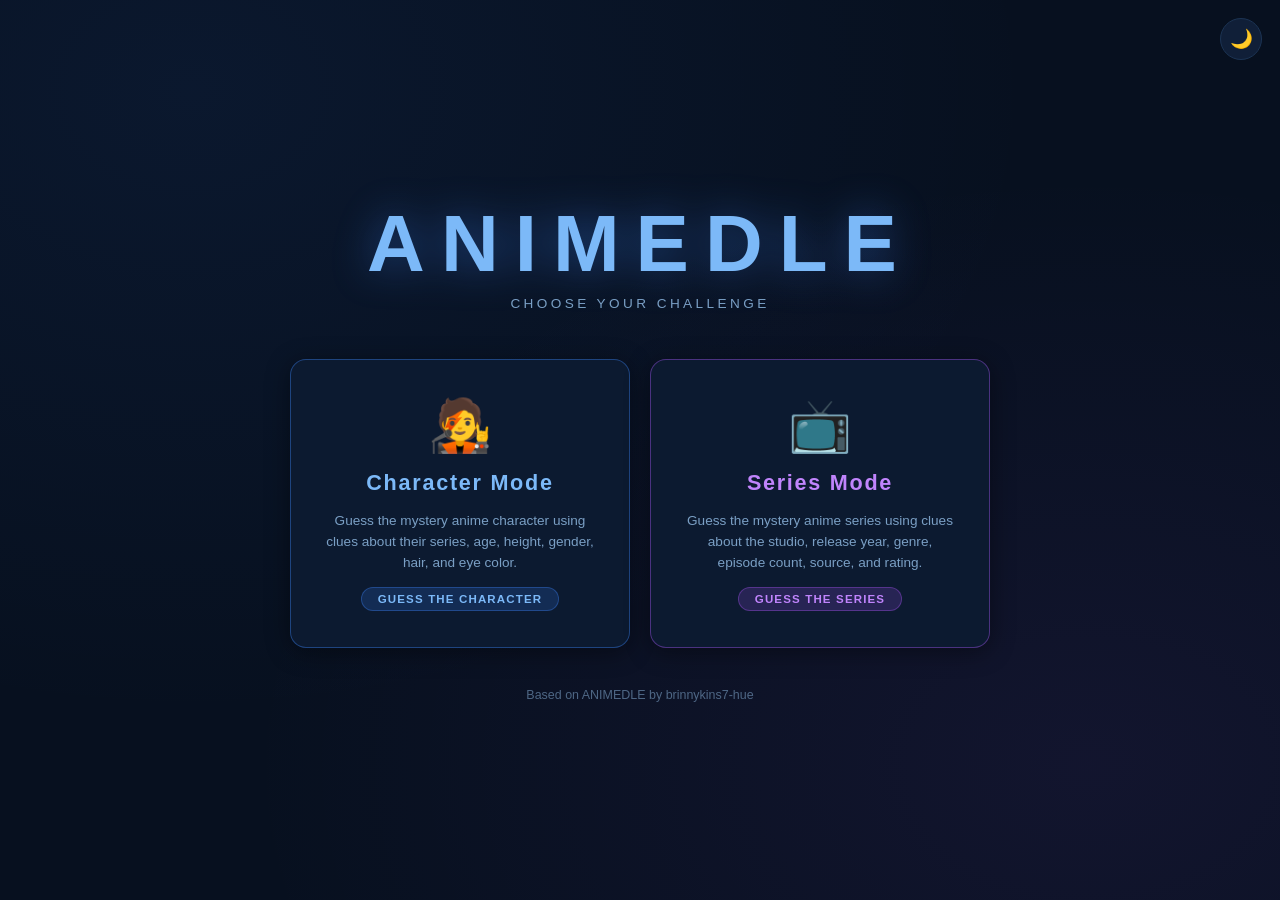
<file: index.html>
<!DOCTYPE html>
<html lang="en" data-theme="dark">
<head>
  <meta charset="UTF-8" />
  <meta name="viewport" content="width=device-width, initial-scale=1.0" />
  <title>ANIMEDLE – Choose Your Game</title>
  <!-- Apply saved theme immediately before CSS renders to prevent flash -->
  <script>
    try {
      var t = localStorage.getItem('animedle_theme');
      if (t === 'light' || t === 'dark') document.documentElement.setAttribute('data-theme', t);
    } catch(e) {}
  </script>
  <link rel="stylesheet" href="style.css" />
  <style>
    /* Home page layout — built on top of style.css tokens */
    body {
      display: flex;
      flex-direction: column;
      align-items: center;
      justify-content: center;
      min-height: 100vh;
      padding: 24px 16px;
    }

    [data-theme="dark"] body {
      background-image:
        radial-gradient(ellipse at 15% 10%, rgba(59,130,246,.07) 0%, transparent 55%),
        radial-gradient(ellipse at 85% 85%, rgba(168,85,247,.07) 0%, transparent 55%);
    }

    /* Home logo — bigger than the game header version */
    .home-logo {
      font-family: Arial Black, Arial, sans-serif;
      font-size: clamp(2.8rem, 8vw, 5rem);
      font-weight: 900;
      letter-spacing: .2em;
      color: var(--accent);
      margin-bottom: 6px;
      text-align: center;
      transition: color .25s, filter .25s;
    }
    [data-theme="dark"] .home-logo {
      color: var(--accent-light);
      filter: drop-shadow(0 0 20px rgba(59,130,246,.45));
    }

    .home-tagline {
      color: var(--text-muted);
      font-size: .85rem;
      letter-spacing: .25em;
      text-transform: uppercase;
      margin-bottom: 48px;
      text-align: center;
      transition: color .25s;
    }

    .mode-grid {
      display: flex;
      gap: 20px;
      flex-wrap: wrap;
      justify-content: center;
      max-width: 740px;
      width: 100%;
    }

    .mode-card {
      background: var(--bg-card);
      border: 1px solid var(--border);
      border-radius: 16px;
      padding: 36px 32px;
      flex: 1 1 280px;
      max-width: 340px;
      text-align: center;
      cursor: pointer;
      text-decoration: none;
      color: var(--text);
      transition: transform .2s, border-color .2s, box-shadow .2s, background .25s;
      box-shadow: var(--shadow-card);
      display: flex;
      flex-direction: column;
      align-items: center;
      gap: 14px;
    }
    .mode-card:hover {
      transform: translateY(-4px);
      box-shadow: 0 12px 40px rgba(0,0,0,.5);
    }
    .mode-card.character { border-color: rgba(59,130,246,.4); }
    .mode-card.character:hover { border-color: var(--accent); box-shadow: 0 12px 40px rgba(59,130,246,.2); }
    .mode-card.series    { border-color: rgba(168,85,247,.4); }
    .mode-card.series:hover    { border-color: #a855f7; box-shadow: 0 12px 40px rgba(168,85,247,.2); }

    .mode-icon { font-size: 3.2rem; }

    .mode-title {
      font-family: Arial Black, Arial, sans-serif;
      font-size: 1.35rem;
      font-weight: 900;
      letter-spacing: .08em;
      transition: color .25s;
    }
    .mode-card.character .mode-title { color: var(--accent); }
    [data-theme="dark"] .mode-card.character .mode-title { color: var(--accent-light); }
    .mode-card.series    .mode-title { color: #9333ea; }
    [data-theme="dark"] .mode-card.series .mode-title { color: #c084fc; }

    .mode-desc {
      font-size: .85rem;
      color: var(--text-muted);
      line-height: 1.55;
      transition: color .25s;
    }

    .mode-pill {
      font-size: .72rem;
      padding: 5px 16px;
      border-radius: 999px;
      font-weight: bold;
      letter-spacing: .1em;
      text-transform: uppercase;
      transition: all .25s;
    }
    .mode-card.character .mode-pill {
      background: rgba(59,130,246,.18);
      color: var(--accent);
      border: 1px solid rgba(59,130,246,.35);
    }
    [data-theme="dark"] .mode-card.character .mode-pill { color: var(--accent-light); }
    .mode-card.series .mode-pill {
      background: rgba(168,85,247,.18);
      color: #9333ea;
      border: 1px solid rgba(168,85,247,.35);
    }
    [data-theme="dark"] .mode-card.series .mode-pill { color: #c084fc; }

    .home-footer {
      margin-top: 40px;
      color: var(--text-muted);
      font-size: .78rem;
      opacity: .6;
      text-align: center;
      transition: color .25s;
    }

    /* Theme toggle positioned top-right */
    .home-theme-btn {
      position: fixed;
      top: 18px;
      right: 18px;
      background: var(--bg-card2);
      border: 1px solid var(--border);
      border-radius: 50%;
      width: 42px; height: 42px;
      display: flex; align-items: center; justify-content: center;
      cursor: pointer;
      font-size: 1.15rem;
      transition: all .2s;
      line-height: 1;
      z-index: 10;
    }
    .home-theme-btn:hover {
      border-color: var(--accent);
      transform: rotate(20deg) scale(1.08);
      box-shadow: 0 0 10px rgba(59,130,246,.3);
    }
  </style>
</head>
<body>
  <button id="home-theme-toggle" class="home-theme-btn" title="Toggle light/dark mode">
    <span id="home-theme-icon">🌙</span>
  </button>

  <div class="home-logo">ANIMEDLE</div>
  <p class="home-tagline">Choose your challenge</p>

  <div class="mode-grid">
    <a class="mode-card character" href="character.html">
      <div class="mode-icon">🧑‍🎤</div>
      <div class="mode-title">Character Mode</div>
      <p class="mode-desc">Guess the mystery anime character using clues about their series, age, height, gender, hair, and eye color.</p>
      <span class="mode-pill">Guess the Character</span>
    </a>

    <a class="mode-card series" href="series.html">
      <div class="mode-icon">📺</div>
      <div class="mode-title">Series Mode</div>
      <p class="mode-desc">Guess the mystery anime series using clues about the studio, release year, genre, episode count, source, and rating.</p>
      <span class="mode-pill">Guess the Series</span>
    </a>
  </div>

  <p class="home-footer">Based on ANIMEDLE by brinnykins7-hue</p>

  <script>
    (function() {
      var btn  = document.getElementById('home-theme-toggle');
      var icon = document.getElementById('home-theme-icon');

      // Read current theme from what the early script already applied
      var currentTheme = document.documentElement.getAttribute('data-theme') || 'dark';

      function applyTheme(theme) {
        currentTheme = theme;
        document.documentElement.setAttribute('data-theme', theme);
        icon.textContent = theme === 'dark' ? '🌙' : '☀️';
        try { localStorage.setItem('animedle_theme', theme); } catch(e) {}
      }

      // Sync icon to whatever theme is already active on load
      icon.textContent = currentTheme === 'dark' ? '🌙' : '☀️';

      btn.addEventListener('click', function() {
        applyTheme(currentTheme === 'dark' ? 'light' : 'dark');
      });
    })();
  </script>
</body>
</html>
</file>
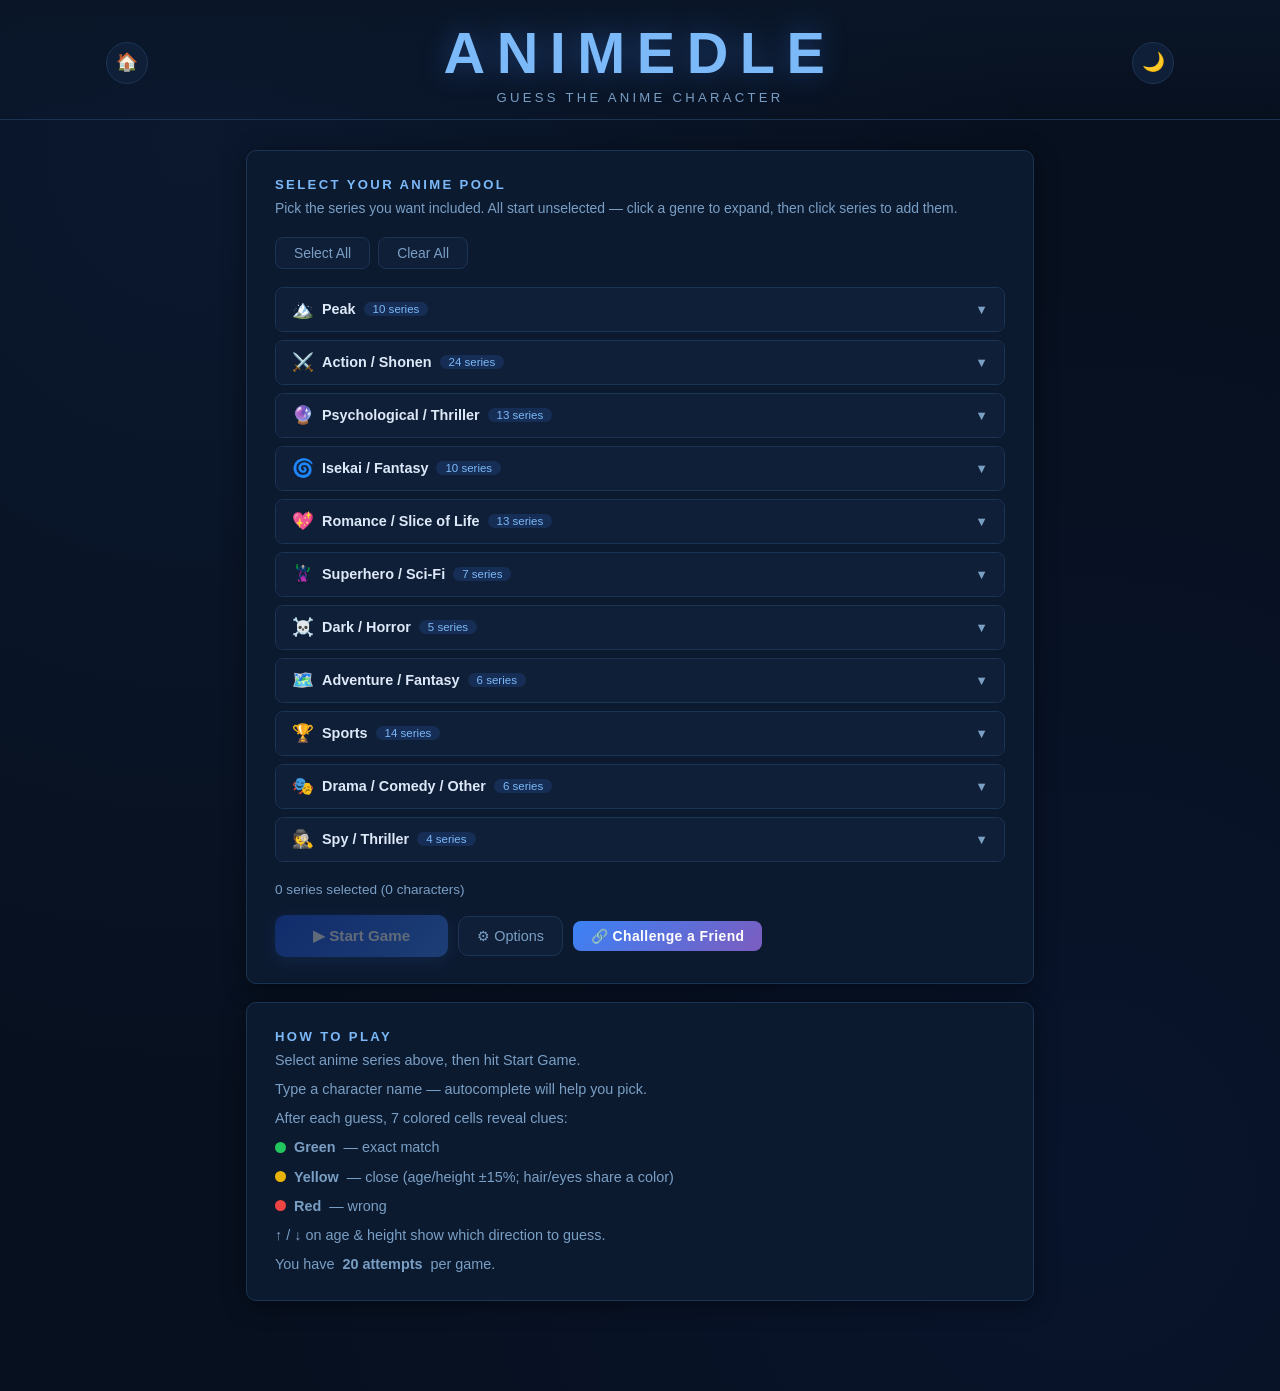
<file: character.html>
<!DOCTYPE html>
<html lang="en" data-theme="dark">
<head>
  <meta charset="UTF-8" />
  <meta name="viewport" content="width=device-width, initial-scale=1.0" />
  <title>ANIMEDLE – Guess the Anime Character</title>
  <link rel="stylesheet" href="style.css" />
  <script>
    try {
      var t = localStorage.getItem('animedle_theme');
      if (t === 'light' || t === 'dark') document.documentElement.setAttribute('data-theme', t);
    } catch(e) {}
  </script>
</head>
<body>
<div id="app">

  <!-- HEADER -->
  <header>
    <div class="header-inner">
      <div class="header-left">
        <a href="index.html" class="home-btn" title="Back to mode select">🏠</a>
      </div>
      <div class="header-center">
        <h1 class="logo">ANIMEDLE</h1>
        <p class="tagline">Guess the Anime Character</p>
      </div>
      <div class="header-right">
        <button id="theme-toggle" class="theme-btn" title="Toggle light/dark mode">
          <span class="theme-icon">🌙</span>
        </button>
      </div>
    </div>
  </header>

  <!-- SETUP SCREEN -->
  <div id="setup-screen" class="screen active">
    <div class="setup-container">

      <div class="setup-card">
        <h2 class="section-title">Select Your Anime Pool</h2>
        <p class="setup-sub">Pick the series you want included. All start unselected — click a genre to expand, then click series to add them.</p>

        <div class="series-controls">
          <button id="select-all-btn" class="ctrl-btn">Select All</button>
          <button id="clear-all-btn" class="ctrl-btn">Clear All</button>
        </div>

        <div id="genre-list" class="genre-list"></div>

        <p id="pool-count" class="pool-count">0 series selected (0 characters)</p>

        <div class="start-row">
          <button id="start-btn" class="start-btn" disabled>▶ Start Game</button>
          <button id="options-btn" class="options-btn" title="Game Options">⚙ Options</button>
        </div>
      </div>

      <div class="how-to-play">
        <h3 class="section-title">How to Play</h3>
        <ul>
          <li>Select anime series above, then hit Start Game.</li>
          <li>Type a character name — autocomplete will help you pick.</li>
          <li>After each guess, 7 colored cells reveal clues:</li>
          <li><span class="dot green"></span><strong>Green</strong> — exact match</li>
          <li><span class="dot yellow"></span><strong>Yellow</strong> — close (age/height ±15%; hair/eyes share a color)</li>
          <li><span class="dot red"></span><strong>Red</strong> — wrong</li>
          <li>↑ / ↓ on age &amp; height show which direction to guess.</li>
          <li>You have <strong>20 attempts</strong> per game.</li>
        </ul>
      </div>

    </div>
  </div>

  <!-- GAME SCREEN -->
  <div id="game-screen" class="screen">
    <div class="game-layout">

      <!-- Main game column -->
      <div class="game-main">
        <div class="game-top">
          <button id="back-btn" class="back-btn">← Change Series</button>
          <div class="attempts-badge">Attempts: <span id="attempts-used">0</span> / 20</div>
        </div>

        <div class="guess-area">
          <div class="input-row">
            <div class="autocomplete-wrap">
              <input type="text" id="guess-input" placeholder="Type character name…" autocomplete="off" />
              <ul id="autocomplete-list" class="autocomplete-list hidden"></ul>
            </div>
            <button id="guess-btn">Guess</button>
          </div>
          <p id="guess-msg" class="guess-msg"></p>
        </div>

        <div class="table-wrap">
          <table id="guess-table">
            <thead>
              <tr>
                <th>#</th>
                <th>Name</th>
                <th>Series</th>
                <th>Age</th>
                <th>Height (cm)</th>
                <th>Gender</th>
                <th>Hair</th>
                <th>Eyes</th>
              </tr>
            </thead>
            <tbody id="guess-tbody"></tbody>
          </table>
        </div>
      </div>

      <!-- Side panel: selected series -->
      <div class="game-side">
        <div class="side-panel">
          <h3 class="side-title">Series in Pool</h3>
          <ul id="game-series-list" class="game-series-list"></ul>
        </div>
      </div>

    </div>
  </div>

  <!-- RESULT OVERLAY -->
  <div id="result-overlay" class="result-overlay hidden">
    <div class="result-card">
      <div id="result-emoji" class="result-emoji"></div>
      <h2 id="result-title"></h2>
      <p id="result-sub"></p>
      <div id="result-char" class="result-char"></div>
      <button id="play-again-btn" class="start-btn">▶ Play Again</button>
      <button id="change-series-btn" class="ctrl-btn">Change Series</button>
    </div>
  </div>

  <!-- OPTIONS MODAL -->
  <div id="options-overlay" class="options-overlay hidden">
    <div class="options-card">
      <div class="options-header">
        <h2 class="options-title">⚙ Game Options</h2>
        <button id="options-close" class="options-close">✕</button>
      </div>

      <div class="options-body">

        <div class="option-group">
          <div class="option-group-label">Search Bar</div>

          <div class="option-row">
            <div class="option-info">
              <span class="option-name">Show anime series in suggestions</span>
              <span class="option-desc">Autocomplete shows "Character (Series)" to help identify characters</span>
            </div>
            <label class="toggle">
              <input type="checkbox" id="opt-show-series" checked />
              <span class="toggle-slider"></span>
            </label>
          </div>

          <div class="option-row">
            <div class="option-info">
              <span class="option-name">Search by anime series name</span>
              <span class="option-desc">Type an anime name to filter characters from that series</span>
            </div>
            <label class="toggle">
              <input type="checkbox" id="opt-search-by-series" />
              <span class="toggle-slider"></span>
            </label>
          </div>

          <div class="option-row">
            <div class="option-info">
              <span class="option-name">Search by both name and series</span>
              <span class="option-desc">Matches characters whose name OR series contains your query</span>
            </div>
            <label class="toggle">
              <input type="checkbox" id="opt-search-both" />
              <span class="toggle-slider"></span>
            </label>
          </div>
        </div>

        <div class="option-group">
          <div class="option-group-label">Gameplay</div>

          <div class="option-row">
            <div class="option-info">
              <span class="option-name">Hide series column</span>
              <span class="option-desc">Removes the Series column from the guess table for a harder challenge</span>
            </div>
            <label class="toggle">
              <input type="checkbox" id="opt-hide-series-col" />
              <span class="toggle-slider"></span>
            </label>
          </div>

          <div class="option-row">
            <div class="option-info">
              <span class="option-name">Hard mode</span>
              <span class="option-desc">Reduces max attempts from 20 to 10</span>
            </div>
            <label class="toggle">
              <input type="checkbox" id="opt-hard-mode" />
              <span class="toggle-slider"></span>
            </label>
          </div>
        </div>

      </div>

      <div class="options-footer">
        <button id="options-save" class="start-btn">Save Options</button>
      </div>
    </div>
  </div>

</div>
<script src="data.js"></script>
<script src="game.js"></script>
</body>
</html>
</file>
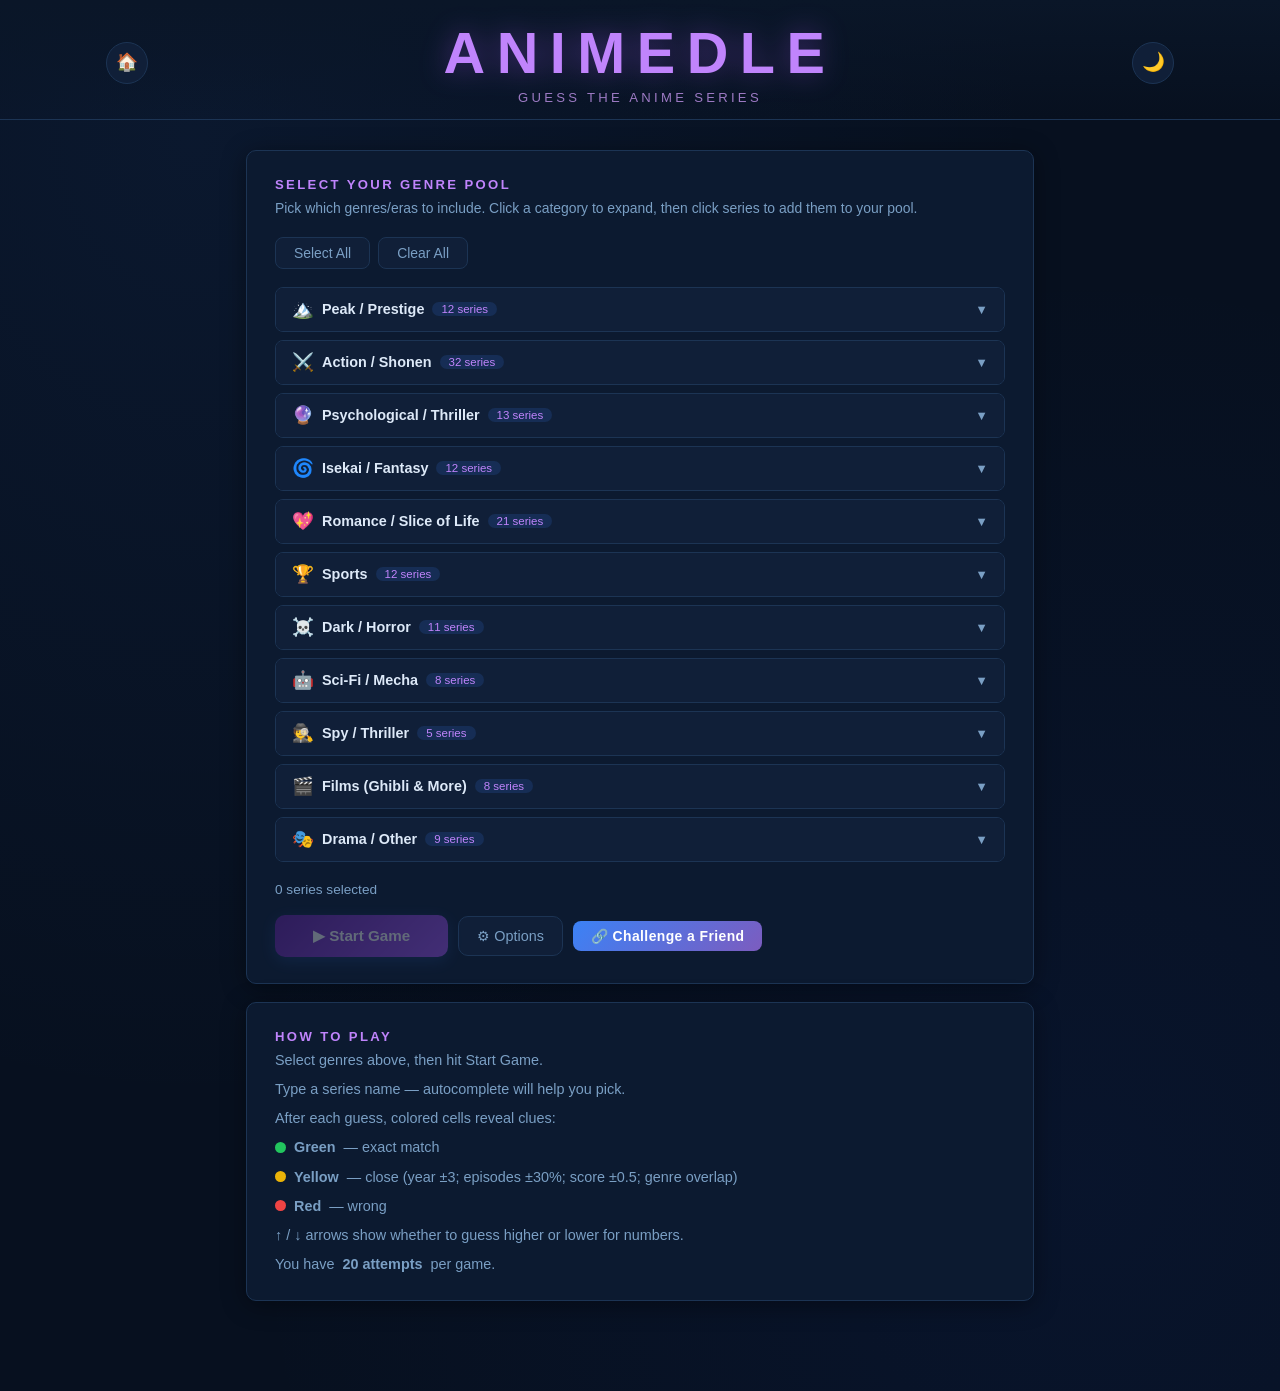
<file: series.html>
<!DOCTYPE html>
<html lang="en" data-theme="dark">
<head>
  <meta charset="UTF-8" />
  <meta name="viewport" content="width=device-width, initial-scale=1.0" />
  <title>ANIMEDLE – Guess the Anime Series</title>
  <link rel="stylesheet" href="style.css" />
  <script>
    try {
      var t = localStorage.getItem('animedle_theme');
      if (t === 'light' || t === 'dark') document.documentElement.setAttribute('data-theme', t);
    } catch(e) {}
  </script>
  <style>
    /* Series mode accent: purple */
    .series-mode .logo { color: #c084fc; filter: drop-shadow(0 0 14px rgba(168,85,247,.4)); }
    .series-mode [data-theme="dark"] .logo { color: #c084fc; }
    .series-mode .tagline { color: #9d7bc4; }
    .series-mode .section-title { color: #c084fc; }
    .series-mode [data-theme="dark"] .section-title { color: #c084fc; }
    .series-mode .start-btn { background: linear-gradient(135deg, #6b21a8, #a855f7); }
    .series-mode #guess-btn { background: linear-gradient(135deg, #6b21a8, #a855f7); }
    .series-mode #guess-input:focus { border-color: #a855f7; box-shadow: 0 0 8px rgba(168,85,247,.25); }
    .series-mode .genre-header.open,
    .series-mode [data-theme="dark"] .genre-header.open { color: #c084fc; }
    .series-mode .series-tag:hover { border-color: #a855f7; color: #c084fc; }
    .series-mode .series-tag.selected { background: rgba(168,85,247,.15); border-color: #a855f7; color: #c084fc; box-shadow: 0 0 8px rgba(168,85,247,.15); }
    .series-mode [data-theme="dark"] .series-tag.selected { color: #c084fc; }
    .series-mode #guess-table th { color: #c084fc; }
    .series-mode [data-theme="dark"] #guess-table th { color: #c084fc; }
    .series-mode .side-title { color: #c084fc; }
    .series-mode [data-theme="dark"] .side-title { color: #c084fc; }
    .series-mode .attempts-badge span { color: #c084fc; }
    .series-mode [data-theme="dark"] .attempts-badge span { color: #c084fc; }
    .series-mode .back-btn:hover { border-color: #a855f7; color: #c084fc; }
    .series-mode .options-btn:hover { border-color: #a855f7; color: #c084fc; }
    .series-mode .ctrl-btn:hover { border-color: #a855f7; color: #c084fc; }
    .series-mode .theme-btn:hover { border-color: #a855f7; box-shadow: 0 0 10px rgba(168,85,247,.3); }
    .series-mode .autocomplete-list li:hover,
    .series-mode .autocomplete-list li.active { background: rgba(168,85,247,.1); color: #c084fc; }
    .series-mode .genre-badge { color: #c084fc; }
    .series-mode [data-theme="dark"] .genre-badge { color: #c084fc; }
  </style>
</head>
<body class="series-mode">
<div id="app" class="series-mode">

  <!-- HEADER -->
  <header>
    <div class="header-inner">
      <div class="header-left">
        <a href="index.html" class="home-btn" title="Back to mode select">🏠</a>
      </div>
      <div class="header-center">
        <h1 class="logo">ANIMEDLE</h1>
        <p class="tagline">Guess the Anime Series</p>
      </div>
      <div class="header-right">
        <button id="theme-toggle" class="theme-btn" title="Toggle light/dark mode">
          <span class="theme-icon">🌙</span>
        </button>
      </div>
    </div>
  </header>

  <!-- SETUP SCREEN -->
  <div id="setup-screen" class="screen active">
    <div class="setup-container">

      <div class="setup-card">
        <h2 class="section-title">Select Your Genre Pool</h2>
        <p class="setup-sub">Pick which genres/eras to include. Click a category to expand, then click series to add them to your pool.</p>

        <div class="series-controls">
          <button id="select-all-btn" class="ctrl-btn">Select All</button>
          <button id="clear-all-btn" class="ctrl-btn">Clear All</button>
        </div>

        <div id="genre-list" class="genre-list"></div>

        <p id="pool-count" class="pool-count">0 series selected</p>

        <div class="start-row">
          <button id="start-btn" class="start-btn" disabled>▶ Start Game</button>
          <button id="options-btn" class="options-btn" title="Game Options">⚙ Options</button>
        </div>
      </div>

      <div class="how-to-play">
        <h3 class="section-title">How to Play</h3>
        <ul>
          <li>Select genres above, then hit Start Game.</li>
          <li>Type a series name — autocomplete will help you pick.</li>
          <li>After each guess, colored cells reveal clues:</li>
          <li><span class="dot green"></span><strong>Green</strong> — exact match</li>
          <li><span class="dot yellow"></span><strong>Yellow</strong> — close (year ±3; episodes ±30%; score ±0.5; genre overlap)</li>
          <li><span class="dot red"></span><strong>Red</strong> — wrong</li>
          <li>↑ / ↓ arrows show whether to guess higher or lower for numbers.</li>
          <li>You have <strong>20 attempts</strong> per game.</li>
        </ul>
      </div>

    </div>
  </div>

  <!-- GAME SCREEN -->
  <div id="game-screen" class="screen">
    <div class="game-layout">

      <!-- Main game column -->
      <div class="game-main">
        <div class="game-top">
          <button id="back-btn" class="back-btn">← Change Pool</button>
          <div class="attempts-badge">Attempts: <span id="attempts-used">0</span> / 20</div>
        </div>

        <div class="guess-area">
          <div class="input-row">
            <div class="autocomplete-wrap">
              <input type="text" id="guess-input" placeholder="Type anime series name…" autocomplete="off" />
              <ul id="autocomplete-list" class="autocomplete-list hidden"></ul>
            </div>
            <button id="guess-btn">Guess</button>
          </div>
          <p id="guess-msg" class="guess-msg"></p>
        </div>

        <div class="table-wrap">
          <table id="guess-table">
            <thead>
              <tr>
                <th>#</th>
                <th>Series</th>
                <th>Studio</th>
                <th>Year</th>
                <th>Episodes</th>
                <th>Genre</th>
                <th>Source</th>
                <th>Score</th>
                <th>Status</th>
              </tr>
            </thead>
            <tbody id="guess-tbody"></tbody>
          </table>
        </div>
      </div>

      <!-- Side panel -->
      <div class="game-side">
        <div class="side-panel">
          <h3 class="side-title">Pool</h3>
          <ul id="game-series-list" class="game-series-list"></ul>
        </div>
      </div>

    </div>
  </div>

  <!-- RESULT OVERLAY -->
  <div id="result-overlay" class="result-overlay hidden">
    <div class="result-card">
      <div id="result-emoji" class="result-emoji"></div>
      <h2 id="result-title"></h2>
      <p id="result-sub"></p>
      <div id="result-char" class="result-char"></div>
      <button id="play-again-btn" class="start-btn">▶ Play Again</button>
      <button id="change-series-btn" class="ctrl-btn">Change Pool</button>
    </div>
  </div>

  <!-- OPTIONS MODAL -->
  <div id="options-overlay" class="options-overlay hidden">
    <div class="options-card">
      <div class="options-header">
        <h2 class="options-title">⚙ Game Options</h2>
        <button id="options-close" class="options-close">✕</button>
      </div>
      <div class="options-body">
        <div class="option-group">
          <div class="option-group-label">Gameplay</div>
          <div class="option-row">
            <div class="option-info">
              <span class="option-name">Hard mode</span>
              <span class="option-desc">Reduces max attempts from 20 to 10</span>
            </div>
            <label class="toggle">
              <input type="checkbox" id="opt-hard-mode" />
              <span class="toggle-slider"></span>
            </label>
          </div>
          <div class="option-row">
            <div class="option-info">
              <span class="option-name">Hide studio column</span>
              <span class="option-desc">Removes the Studio column for a harder challenge</span>
            </div>
            <label class="toggle">
              <input type="checkbox" id="opt-hide-studio-col" />
              <span class="toggle-slider"></span>
            </label>
          </div>
        </div>
      </div>
      <div class="options-footer">
        <button id="options-save" class="start-btn">Save Options</button>
      </div>
    </div>
  </div>

</div>
<script src="series-data.js"></script>
<script src="series-game.js"></script>
</body>
</html>
</file>
<file: style.css>
/* ── ANIMEDLE – Dual Theme (Dark Blue / Light) ─────────────────────────────── */

/* ── DARK THEME (default) ────────────────────────────────────────────────── */
:root,
[data-theme="dark"] {
  --bg:          #07101f;
  --bg-card:     #0c1a30;
  --bg-card2:    #101f38;
  --bg-input:    #080f1e;
  --border:      #1c3454;
  --border-hi:   #2d6aad;
  --accent:      #3b82f6;
  --accent-dim:  #1d4ed8;
  --accent-light:#7cb9f8;
  --text:        #dde9f8;
  --text-muted:  #7a9fc4;
  --text-dim:    #2e4a68;
  --overlay-bg:  rgba(4,10,22,.88);

  --green:       #22c55e;  --green-bg:  #052e16;
  --yellow:      #eab308;  --yellow-bg: #3d2000;
  --red:         #ef4444;  --red-bg:    #450a0a;

  --shadow-card: 0 4px 24px rgba(0,0,0,.4);
  --shadow-modal: 0 20px 60px rgba(0,0,0,.6);
}

/* ── LIGHT THEME ─────────────────────────────────────────────────────────── */
[data-theme="light"] {
  --bg:          #f0f4fb;
  --bg-card:     #ffffff;
  --bg-card2:    #e8edf8;
  --bg-input:    #f8faff;
  --border:      #c8d8ee;
  --border-hi:   #5b9adf;
  --accent:      #2563eb;
  --accent-dim:  #1d4ed8;
  --accent-light:#1e40af;
  --text:        #0f172a;
  --text-muted:  #475569;
  --text-dim:    #94a3b8;
  --overlay-bg:  rgba(15,23,42,.55);

  --green:       #16a34a;  --green-bg:  #dcfce7;
  --yellow:      #ca8a04;  --yellow-bg: #fef9c3;
  --red:         #dc2626;  --red-bg:    #fee2e2;

  --shadow-card: 0 4px 24px rgba(100,116,139,.12);
  --shadow-modal: 0 20px 60px rgba(15,23,42,.22);
}

*, *::before, *::after { box-sizing: border-box; margin: 0; padding: 0; }
html { scroll-behavior: smooth; }

body {
  background: var(--bg);
  color: var(--text);
  font-family: Arial, Helvetica, sans-serif;
  font-size: 15px;
  min-height: 100vh;
  transition: background .25s, color .25s;
}

[data-theme="dark"] body {
  background-image:
    radial-gradient(ellipse at 15% 10%, rgba(59,130,246,.07) 0%, transparent 55%),
    radial-gradient(ellipse at 85% 85%, rgba(29,78,216,.07) 0%, transparent 55%);
}

/* ── HEADER ─────────────────────────────────────────────────────────────── */
header {
  border-bottom: 1px solid var(--border);
  background: var(--bg-card);
  transition: background .25s, border-color .25s;
}
[data-theme="dark"] header {
  background: linear-gradient(180deg, #0a1628 0%, transparent 100%);
}

.header-inner {
  display: flex;
  align-items: center;
  justify-content: space-between;
  max-width: 1100px;
  margin: 0 auto;
  padding: 20px 16px 14px;
}
.header-left, .header-right { flex: 0 0 60px; }
.header-right { display: flex; justify-content: flex-end; }
.header-center { text-align: center; }

.logo {
  font-family: Arial Black, Arial, sans-serif;
  font-size: clamp(2.2rem, 6vw, 3.6rem);
  font-weight: 900;
  letter-spacing: .2em;
  color: var(--accent);
  transition: color .25s;
}
[data-theme="dark"] .logo {
  color: var(--accent-light);
  filter: drop-shadow(0 0 14px rgba(59,130,246,.4));
}
.tagline {
  color: var(--text-muted);
  font-size: .82rem;
  letter-spacing: .25em;
  text-transform: uppercase;
  margin-top: 4px;
}

/* ── THEME TOGGLE ────────────────────────────────────────────────────────── */
.theme-btn {
  background: var(--bg-card2);
  border: 1px solid var(--border);
  border-radius: 50%;
  width: 42px; height: 42px;
  display: flex; align-items: center; justify-content: center;
  cursor: pointer;
  font-size: 1.15rem;
  transition: all .2s;
  line-height: 1;
}
.theme-btn:hover {
  border-color: var(--accent);
  transform: rotate(20deg) scale(1.08);
  box-shadow: 0 0 10px rgba(59,130,246,.3);
}

/* ── SCREENS ─────────────────────────────────────────────────────────────── */
.screen { display: none; }
.screen.active { display: block; }

/* ── SETUP ───────────────────────────────────────────────────────────────── */
.setup-container {
  max-width: 820px;
  margin: 30px auto;
  padding: 0 16px 60px;
  display: flex;
  flex-direction: column;
  gap: 18px;
}

.setup-card, .how-to-play {
  background: var(--bg-card);
  border: 1px solid var(--border);
  border-radius: 10px;
  padding: 26px 28px;
  box-shadow: var(--shadow-card);
  transition: background .25s, border-color .25s;
}

.section-title {
  font-size: .82rem;
  letter-spacing: .18em;
  text-transform: uppercase;
  color: var(--accent);
  margin-bottom: 6px;
}
[data-theme="dark"] .section-title { color: var(--accent-light); }

.setup-sub {
  color: var(--text-muted);
  font-size: .87rem;
  margin-bottom: 18px;
  line-height: 1.5;
}

.series-controls {
  display: flex;
  gap: 8px;
  margin-bottom: 18px;
}
.ctrl-btn {
  background: var(--bg-card2);
  border: 1px solid var(--border);
  color: var(--text-muted);
  padding: 7px 18px;
  border-radius: 8px;
  font-family: Arial, Helvetica, sans-serif;
  font-size: .87rem;
  cursor: pointer;
  transition: all .15s;
}
.ctrl-btn:hover { border-color: var(--accent); color: var(--accent); }

/* ── START ROW ───────────────────────────────────────────────────────────── */
.start-row {
  display: flex;
  align-items: center;
  gap: 10px;
  flex-wrap: wrap;
}

.options-btn {
  background: var(--bg-card2);
  border: 1px solid var(--border);
  color: var(--text-muted);
  padding: 11px 18px;
  border-radius: 10px;
  font-family: Arial, Helvetica, sans-serif;
  font-size: .9rem;
  cursor: pointer;
  transition: all .15s;
  white-space: nowrap;
}
.options-btn:hover {
  border-color: var(--accent);
  color: var(--accent);
}

/* ── GENRE ACCORDION ─────────────────────────────────────────────────────── */
.genre-list {
  display: flex;
  flex-direction: column;
  gap: 8px;
  margin-bottom: 20px;
}

.genre-block { border: 1px solid var(--border); border-radius: 8px; overflow: hidden; transition: border-color .15s; }

.genre-header {
  width: 100%;
  background: var(--bg-card2);
  border: none;
  color: var(--text);
  font-family: Arial, Helvetica, sans-serif;
  font-size: .9rem;
  font-weight: bold;
  padding: 11px 16px;
  text-align: left;
  cursor: pointer;
  display: flex;
  align-items: center;
  justify-content: space-between;
  gap: 8px;
  transition: background .15s;
  user-select: none;
}
.genre-header:hover { background: rgba(59,130,246,.08); }
.genre-header.open   { background: rgba(59,130,246,.12); color: var(--accent); }
[data-theme="dark"] .genre-header.open { color: var(--accent-light); }

.genre-label { display: flex; align-items: center; gap: 8px; }
.genre-icon  { font-size: 1.1rem; }
.genre-badge {
  font-size: .72rem;
  background: rgba(59,130,246,.15);
  color: var(--accent);
  border-radius: 99px;
  padding: 1px 9px;
  font-weight: normal;
}
[data-theme="dark"] .genre-badge { color: var(--accent-light); }

.genre-arrow {
  font-size: .8rem;
  color: var(--text-muted);
  transition: transform .2s;
}
.genre-header.open .genre-arrow { transform: rotate(180deg); }

.genre-body {
  display: none;
  padding: 12px 14px;
  background: var(--bg);
  flex-wrap: wrap;
  gap: 8px;
}
.genre-body.open { display: flex; }

.series-tag {
  padding: 7px 15px;
  border-radius: 999px;
  border: 1.5px solid var(--border);
  background: var(--bg-card);
  color: var(--text-muted);
  font-family: Arial, Helvetica, sans-serif;
  font-size: .82rem;
  cursor: pointer;
  transition: all .15s;
  user-select: none;
}
.series-tag:hover { border-color: var(--accent); color: var(--accent); }
.series-tag.selected {
  background: rgba(59,130,246,.15);
  border-color: var(--accent);
  color: var(--accent);
  box-shadow: 0 0 8px rgba(59,130,246,.15);
}
[data-theme="dark"] .series-tag.selected { color: var(--accent-light); }

#pool-count {
  font-size: .85rem;
  color: var(--text-muted);
  margin-bottom: 18px;
}

.start-btn {
  background: linear-gradient(135deg, #1d4ed8, #3b82f6);
  border: none;
  color: #fff;
  padding: 12px 38px;
  border-radius: 10px;
  font-family: Arial, Helvetica, sans-serif;
  font-size: .95rem;
  font-weight: bold;
  cursor: pointer;
  transition: all .2s;
  box-shadow: 0 4px 16px rgba(59,130,246,.3);
}
.start-btn:hover:not(:disabled) { transform: translateY(-1px); box-shadow: 0 6px 22px rgba(59,130,246,.4); }
.start-btn:disabled { opacity: .35; cursor: not-allowed; }

/* ── HOW TO PLAY ─────────────────────────────────────────────────────────── */
.how-to-play ul { list-style: none; display: flex; flex-direction: column; gap: 9px; }
.how-to-play li { color: var(--text-muted); font-size: .9rem; display: flex; align-items: center; gap: 8px; line-height: 1.4; }
.dot { width: 11px; height: 11px; border-radius: 50%; flex-shrink: 0; }
.dot.green  { background: var(--green); }
.dot.yellow { background: var(--yellow); }
.dot.red    { background: var(--red); }

/* ── GAME LAYOUT ─────────────────────────────────────────────────────────── */
.game-layout {
  display: flex;
  align-items: flex-start;
  gap: 18px;
  max-width: 1100px;
  margin: 24px auto;
  padding: 0 14px 60px;
}

.game-main { flex: 1 1 0; min-width: 0; }

/* ── GAME TOP BAR ─────────────────────────────────────────────────────────── */
.game-top {
  display: flex;
  align-items: center;
  justify-content: space-between;
  margin-bottom: 18px;
  flex-wrap: wrap;
  gap: 10px;
}
.back-btn {
  background: transparent;
  border: 1px solid var(--border);
  color: var(--text-muted);
  padding: 7px 14px;
  border-radius: 8px;
  font-family: Arial, Helvetica, sans-serif;
  font-size: .85rem;
  cursor: pointer;
  transition: all .15s;
}
.back-btn:hover { border-color: var(--accent); color: var(--accent); }
.attempts-badge {
  background: var(--bg-card);
  border: 1px solid var(--border);
  border-radius: 8px;
  padding: 7px 16px;
  font-size: .85rem;
  color: var(--text-muted);
}
.attempts-badge span { color: var(--accent); font-weight: bold; }
[data-theme="dark"] .attempts-badge span { color: var(--accent-light); }

/* ── GUESS INPUT ─────────────────────────────────────────────────────────── */
.guess-area {
  display: flex;
  flex-direction: column;
  align-items: center;
  gap: 8px;
  margin-bottom: 22px;
}
.input-row {
  display: flex;
  gap: 8px;
  width: 100%;
  max-width: 520px;
}
.autocomplete-wrap { position: relative; flex: 1; }
#guess-input {
  width: 100%;
  background: var(--bg-input);
  border: 1.5px solid var(--border);
  border-radius: 10px;
  color: var(--text);
  font-family: Arial, Helvetica, sans-serif;
  font-size: .95rem;
  padding: 10px 14px;
  outline: none;
  transition: border-color .15s, background .25s;
}
#guess-input:focus { border-color: var(--accent); box-shadow: 0 0 8px rgba(59,130,246,.2); }
#guess-input::placeholder { color: var(--text-dim); }

.autocomplete-list {
  position: absolute;
  top: calc(100% + 3px);
  left: 0; right: 0;
  background: var(--bg-card);
  border: 1px solid var(--border-hi);
  border-radius: 10px;
  list-style: none;
  z-index: 100;
  max-height: 220px;
  overflow-y: auto;
  box-shadow: var(--shadow-modal);
}
.autocomplete-list.hidden { display: none; }
.autocomplete-list li {
  padding: 9px 14px;
  cursor: pointer;
  font-size: .87rem;
  color: var(--text-muted);
  border-bottom: 1px solid var(--border);
  transition: background .1s;
  display: flex;
  flex-direction: column;
  gap: 1px;
}
.autocomplete-list li:last-child { border-bottom: none; }
.autocomplete-list li:hover, .autocomplete-list li.active {
  background: rgba(59,130,246,.1);
  color: var(--accent);
}
[data-theme="dark"] .autocomplete-list li:hover,
[data-theme="dark"] .autocomplete-list li.active { color: var(--accent-light); }

/* Series label under the name in autocomplete */
.ac-name { font-weight: bold; }
.ac-series { font-size: .75rem; opacity: .7; }

#guess-btn {
  background: linear-gradient(135deg, #1d4ed8, #3b82f6);
  border: none;
  color: #fff;
  padding: 10px 22px;
  border-radius: 10px;
  font-family: Arial, Helvetica, sans-serif;
  font-size: .9rem;
  font-weight: bold;
  cursor: pointer;
  transition: all .15s;
  white-space: nowrap;
}
#guess-btn:hover { transform: translateY(-1px); box-shadow: 0 4px 14px rgba(59,130,246,.4); }
.guess-msg { font-size: .83rem; color: var(--text-muted); min-height: 18px; font-style: italic; }

/* ── GUESS TABLE ─────────────────────────────────────────────────────────── */
.table-wrap {
  overflow-x: auto;
  border-radius: 10px;
  border: 1px solid var(--border);
}
#guess-table {
  width: 100%;
  border-collapse: collapse;
  min-width: 660px;
}
#guess-table thead tr {
  background: var(--bg-card2);
  border-bottom: 2px solid var(--border-hi);
}
#guess-table th {
  padding: 11px 8px;
  font-size: .75rem;
  letter-spacing: .1em;
  text-transform: uppercase;
  color: var(--accent);
  text-align: center;
  white-space: nowrap;
}
[data-theme="dark"] #guess-table th { color: var(--accent-light); }
#guess-table th:first-child { width: 32px; }
#guess-table tbody tr { animation: rowIn .3s ease forwards; opacity: 0; }
@keyframes rowIn {
  from { opacity: 0; transform: translateY(-8px); }
  to   { opacity: 1; transform: translateY(0); }
}
#guess-table td { padding: 0; border-bottom: 1px solid var(--border); text-align: center; }
#guess-table td:first-child { padding: 8px 4px; color: var(--text-dim); font-size: .78rem; }
.cell-inner {
  margin: 4px 5px;
  padding: 7px 5px;
  border-radius: 5px;
  font-size: .81rem;
  font-weight: bold;
  line-height: 1.25;
}
.cell-green  { background: var(--green-bg);  color: var(--green);  border: 1px solid rgba(34,197,94,.3); }
.cell-yellow { background: var(--yellow-bg); color: var(--yellow); border: 1px solid rgba(234,179,8,.3); }
.cell-red    { background: var(--red-bg);    color: var(--red);    border: 1px solid rgba(239,68,68,.3); }

/* Hide series column when option enabled */
.hide-series-col #guess-table th:nth-child(3),
.hide-series-col #guess-table td:nth-child(3) { display: none; }

/* ── SIDE PANEL ──────────────────────────────────────────────────────────── */
.game-side { flex: 0 0 200px; }
.side-panel {
  background: var(--bg-card);
  border: 1px solid var(--border);
  border-radius: 10px;
  padding: 16px;
  position: sticky;
  top: 20px;
  max-height: calc(100vh - 100px);
  overflow-y: auto;
  transition: background .25s, border-color .25s;
}
.side-title {
  font-size: .75rem;
  letter-spacing: .15em;
  text-transform: uppercase;
  color: var(--accent);
  margin-bottom: 12px;
  padding-bottom: 8px;
  border-bottom: 1px solid var(--border);
}
[data-theme="dark"] .side-title { color: var(--accent-light); }
.game-series-list { list-style: none; display: flex; flex-direction: column; gap: 5px; }
.game-series-list li {
  font-size: .78rem;
  color: var(--text-muted);
  padding: 5px 8px;
  background: var(--bg-card2);
  border-radius: 5px;
  line-height: 1.3;
  word-break: break-word;
}

/* ── RESULT OVERLAY ──────────────────────────────────────────────────────── */
.result-overlay {
  position: fixed; inset: 0;
  background: var(--overlay-bg);
  backdrop-filter: blur(5px);
  display: flex; align-items: center; justify-content: center;
  z-index: 200; padding: 16px;
}
.result-overlay.hidden { display: none; }
.result-card {
  background: var(--bg-card);
  border: 1px solid var(--border-hi);
  border-radius: 10px;
  padding: 36px 32px;
  text-align: center;
  max-width: 420px; width: 100%;
  box-shadow: var(--shadow-modal);
  animation: popIn .35s cubic-bezier(.175,.885,.32,1.275) forwards;
}
@keyframes popIn {
  from { opacity: 0; transform: scale(.88); }
  to   { opacity: 1; transform: scale(1); }
}
.result-emoji { font-size: 2.8rem; margin-bottom: 10px; }
.result-card h2 { font-size: 1.5rem; font-weight: 900; margin-bottom: 8px; letter-spacing: .05em; }
.result-card > p { color: var(--text-muted); margin-bottom: 18px; font-size: .9rem; }
.result-char {
  background: var(--bg-card2); border: 1px solid var(--border); border-radius: 10px;
  padding: 14px; margin-bottom: 20px; text-align: left;
  font-size: .85rem; line-height: 1.8; color: var(--text-muted);
}
.result-char strong { color: var(--accent); font-size: 1rem; display: block; margin-bottom: 2px; }
[data-theme="dark"] .result-char strong { color: var(--accent-light); }
.result-card .start-btn { margin-bottom: 8px; display: block; width: 100%; }
.result-card .ctrl-btn  { display: block; width: 100%; }

/* ── OPTIONS MODAL ───────────────────────────────────────────────────────── */
.options-overlay {
  position: fixed; inset: 0;
  background: var(--overlay-bg);
  backdrop-filter: blur(5px);
  display: flex; align-items: center; justify-content: center;
  z-index: 300; padding: 16px;
}
.options-overlay.hidden { display: none; }

.options-card {
  background: var(--bg-card);
  border: 1px solid var(--border-hi);
  border-radius: 14px;
  width: 100%;
  max-width: 500px;
  box-shadow: var(--shadow-modal);
  animation: popIn .3s cubic-bezier(.175,.885,.32,1.275) forwards;
  display: flex;
  flex-direction: column;
  max-height: 90vh;
  overflow: hidden;
}

.options-header {
  display: flex;
  align-items: center;
  justify-content: space-between;
  padding: 20px 24px 16px;
  border-bottom: 1px solid var(--border);
}
.options-title {
  font-size: 1.05rem;
  font-weight: bold;
  color: var(--text);
  letter-spacing: .04em;
}
.options-close {
  background: var(--bg-card2);
  border: 1px solid var(--border);
  color: var(--text-muted);
  border-radius: 8px;
  width: 34px; height: 34px;
  display: flex; align-items: center; justify-content: center;
  cursor: pointer;
  font-size: .9rem;
  transition: all .15s;
  line-height: 1;
}
.options-close:hover { border-color: var(--red); color: var(--red); }

.options-body {
  padding: 18px 24px;
  overflow-y: auto;
  flex: 1;
  display: flex;
  flex-direction: column;
  gap: 22px;
}

.option-group {
  display: flex;
  flex-direction: column;
  gap: 2px;
}
.option-group-label {
  font-size: .72rem;
  letter-spacing: .16em;
  text-transform: uppercase;
  color: var(--accent);
  margin-bottom: 10px;
  padding-bottom: 6px;
  border-bottom: 1px solid var(--border);
}
[data-theme="dark"] .option-group-label { color: var(--accent-light); }

.option-row {
  display: flex;
  align-items: center;
  justify-content: space-between;
  gap: 14px;
  padding: 10px 12px;
  border-radius: 8px;
  transition: background .1s;
}
.option-row:hover { background: rgba(59,130,246,.05); }

.option-info {
  display: flex;
  flex-direction: column;
  gap: 2px;
  flex: 1;
}
.option-name {
  font-size: .88rem;
  color: var(--text);
  font-weight: 500;
}
.option-desc {
  font-size: .76rem;
  color: var(--text-muted);
  line-height: 1.4;
}

/* ── TOGGLE SWITCH ───────────────────────────────────────────────────────── */
.toggle {
  position: relative;
  display: inline-block;
  width: 44px; height: 24px;
  flex-shrink: 0;
}
.toggle input { opacity: 0; width: 0; height: 0; }
.toggle-slider {
  position: absolute;
  inset: 0;
  background: var(--bg-card2);
  border: 1.5px solid var(--border);
  border-radius: 24px;
  cursor: pointer;
  transition: background .2s, border-color .2s;
}
.toggle-slider::before {
  content: '';
  position: absolute;
  width: 16px; height: 16px;
  left: 3px; top: 50%;
  transform: translateY(-50%);
  background: var(--text-dim);
  border-radius: 50%;
  transition: transform .2s, background .2s;
}
.toggle input:checked + .toggle-slider {
  background: rgba(59,130,246,.25);
  border-color: var(--accent);
}
.toggle input:checked + .toggle-slider::before {
  transform: translate(20px, -50%);
  background: var(--accent);
}

.options-footer {
  padding: 14px 24px 20px;
  border-top: 1px solid var(--border);
}
.options-footer .start-btn { width: 100%; }

/* ── SCROLLBAR ───────────────────────────────────────────────────────────── */
::-webkit-scrollbar { width: 5px; height: 5px; }
::-webkit-scrollbar-track { background: var(--bg); }
::-webkit-scrollbar-thumb { background: var(--border-hi); border-radius: 3px; }
::-webkit-scrollbar-thumb:hover { background: var(--accent); }

/* ── RESPONSIVE ──────────────────────────────────────────────────────────── */
@media (max-width: 720px) {
  .game-layout { flex-direction: column; }
  .game-side { flex: none; width: 100%; }
  .side-panel { position: static; max-height: 180px; }
  .start-row { flex-direction: column; align-items: stretch; }
  .options-btn { text-align: center; }
}

/* ── CHALLENGE MODE STYLES ─────────────────────────────────────────────── */

.challenge-create-btn {
  background: linear-gradient(135deg, var(--accent), #7c5cbf);
  color: #fff;
  border: none;
  font-weight: 600;
  letter-spacing: .03em;
}
.challenge-create-btn:hover {
  opacity: .88;
  transform: translateY(-1px);
}

/* Challenge card — wider to fit the genre accordion */
.challenge-card {
  max-width: 620px !important;
  width: 94vw;
}

/* ── CHALLENGE GENRE ACCORDION (mirrors main setup accordion) ─────────────── */
.ch-genre-list {
  display: flex;
  flex-direction: column;
  gap: 6px;
  margin-bottom: 14px;
}

.ch-genre-block {
  border: 1px solid var(--border);
  border-radius: 8px;
  overflow: hidden;
  transition: border-color .15s;
}

.ch-genre-header {
  width: 100%;
  background: var(--bg-card2);
  border: none;
  color: var(--text);
  font-family: Arial, Helvetica, sans-serif;
  font-size: .88rem;
  font-weight: bold;
  padding: 10px 14px;
  text-align: left;
  cursor: pointer;
  display: flex;
  align-items: center;
  justify-content: space-between;
  gap: 8px;
  transition: background .15s;
  user-select: none;
}
.ch-genre-header:hover { background: rgba(59,130,246,.08); }
.ch-genre-header.open  { background: rgba(59,130,246,.12); color: var(--accent); }
[data-theme="dark"] .ch-genre-header.open { color: var(--accent-light); }

.ch-genre-label { display: flex; align-items: center; gap: 7px; }
.ch-genre-icon  { font-size: 1rem; }
.ch-genre-badge {
  font-size: .7rem;
  background: rgba(59,130,246,.15);
  color: var(--accent);
  border-radius: 99px;
  padding: 1px 8px;
  font-weight: normal;
}
[data-theme="dark"] .ch-genre-badge { color: var(--accent-light); }

.ch-genre-arrow {
  font-size: .78rem;
  color: var(--text-muted);
  transition: transform .2s;
}
.ch-genre-header.open .ch-genre-arrow { transform: rotate(180deg); }

.ch-genre-body {
  display: none;
  padding: 10px 12px;
  background: var(--bg);
  flex-wrap: wrap;
  gap: 7px;
}
.ch-genre-body.open { display: flex; }

.ch-series-tag {
  padding: 6px 13px;
  border-radius: 999px;
  border: 1.5px solid var(--border);
  background: var(--bg-card);
  color: var(--text-muted);
  font-family: Arial, Helvetica, sans-serif;
  font-size: .8rem;
  cursor: pointer;
  transition: all .15s;
  user-select: none;
}
.ch-series-tag:hover { border-color: var(--accent); color: var(--accent); }
.ch-series-tag.selected {
  background: rgba(59,130,246,.15);
  border-color: var(--accent);
  color: var(--accent);
  box-shadow: 0 0 6px rgba(59,130,246,.15);
}
[data-theme="dark"] .ch-series-tag.selected { color: var(--accent-light); }

/* Selected series summary chips */
.ch-selected-summary {
  display: flex;
  flex-wrap: wrap;
  gap: 6px;
  margin-bottom: 10px;
  min-height: 0;
}
.ch-selected-chip {
  display: flex;
  align-items: center;
  gap: 5px;
  background: rgba(59,130,246,.15);
  border: 1px solid var(--accent);
  border-radius: 999px;
  padding: 4px 10px 4px 12px;
  font-size: .78rem;
  color: var(--accent);
}
[data-theme="dark"] .ch-selected-chip { color: var(--accent-light); border-color: var(--accent-light); }
.ch-chip-remove {
  background: none;
  border: none;
  color: inherit;
  cursor: pointer;
  font-size: .9rem;
  padding: 0;
  line-height: 1;
  opacity: .7;
  transition: opacity .15s;
}
.ch-chip-remove:hover { opacity: 1; }

#ch-series-count {
  font-size: .82rem;
  color: var(--text-muted);
  margin-bottom: 12px;
}

/* ── CHARACTER PICKER (step 3) ───────────────────────────────────────────── */
.ch-char-section {
  display: none;
}
.ch-char-section.visible {
  display: block;
}

/* Themed select — matches the rest of the UI */
.ch-select {
  width: 100%;
  padding: 9px 12px;
  border-radius: 8px;
  border: 1.5px solid var(--border);
  background: var(--bg-input);
  color: var(--text);
  font-family: Arial, Helvetica, sans-serif;
  font-size: .9rem;
  cursor: pointer;
  margin-top: 6px;
  transition: border-color .2s, background .2s;
  appearance: none;
  -webkit-appearance: none;
  background-image: url("data:image/svg+xml,%3Csvg xmlns='http://www.w3.org/2000/svg' width='12' height='8' viewBox='0 0 12 8'%3E%3Cpath d='M1 1l5 5 5-5' stroke='%237a9fc4' stroke-width='1.5' fill='none' stroke-linecap='round' stroke-linejoin='round'/%3E%3C/svg%3E");
  background-repeat: no-repeat;
  background-position: right 12px center;
  padding-right: 34px;
}
.ch-select:focus {
  outline: none;
  border-color: var(--accent);
  box-shadow: 0 0 6px rgba(59,130,246,.2);
}
.ch-select option {
  background: var(--bg-card);
  color: var(--text);
}

/* Link row */
.ch-link-row {
  display: flex;
  gap: 8px;
  margin-top: 6px;
  align-items: stretch;
}
.ch-link-input {
  flex: 1;
  padding: 8px 10px;
  border-radius: 8px;
  border: 1.5px solid var(--border);
  background: var(--bg-input);
  color: var(--text);
  font-size: .82rem;
  font-family: monospace;
  min-width: 0;
  cursor: text;
  transition: border-color .2s;
}
.ch-link-input:focus {
  outline: none;
  border-color: var(--accent);
}

/* Challenge banner (receiver) */
.challenge-banner {
  display: flex;
  align-items: center;
  gap: 10px;
  padding: 10px 20px;
  background: linear-gradient(90deg, #1a3a2a, #1e2a3a);
  border-bottom: 2px solid var(--green);
  color: var(--text);
  font-size: .93rem;
  font-weight: 500;
}
.challenge-banner.hidden {
  display: none;
}
[data-theme="light"] .challenge-banner {
  background: linear-gradient(90deg, #d4f0e0, #d4e8f8);
  border-bottom-color: var(--green);
}

/* ── HOME BUTTON ──────────────────────────────────────────────────────────── */
.home-btn {
  display: flex;
  align-items: center;
  justify-content: center;
  width: 42px; height: 42px;
  background: var(--bg-card2);
  border: 1px solid var(--border);
  border-radius: 50%;
  font-size: 1.1rem;
  text-decoration: none;
  transition: all .2s;
  cursor: pointer;
}
.home-btn:hover {
  border-color: var(--accent);
  transform: scale(1.08);
  box-shadow: 0 0 10px rgba(59,130,246,.3);
}

/* ── SERIES MODE TABLE (wider) ────────────────────────────────────────────── */
#guess-table.series-table { min-width: 820px; }
</file>
